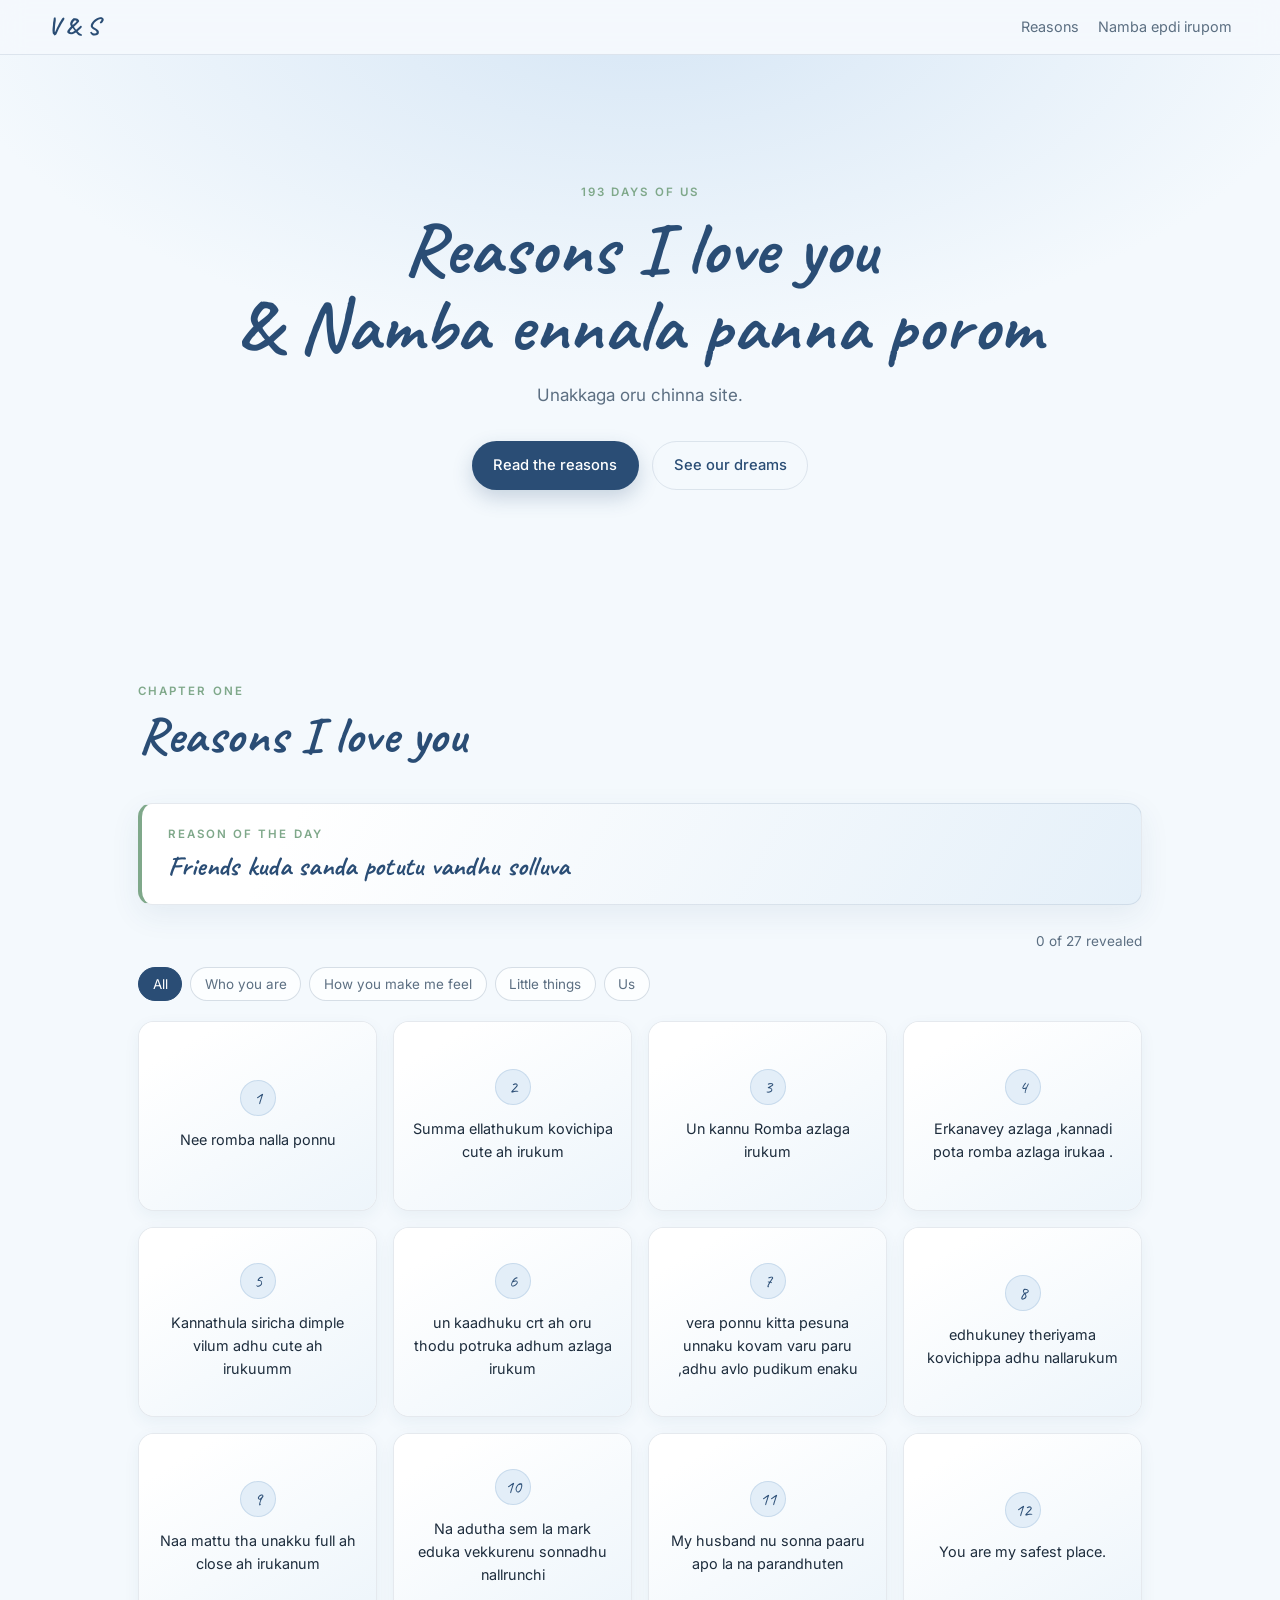
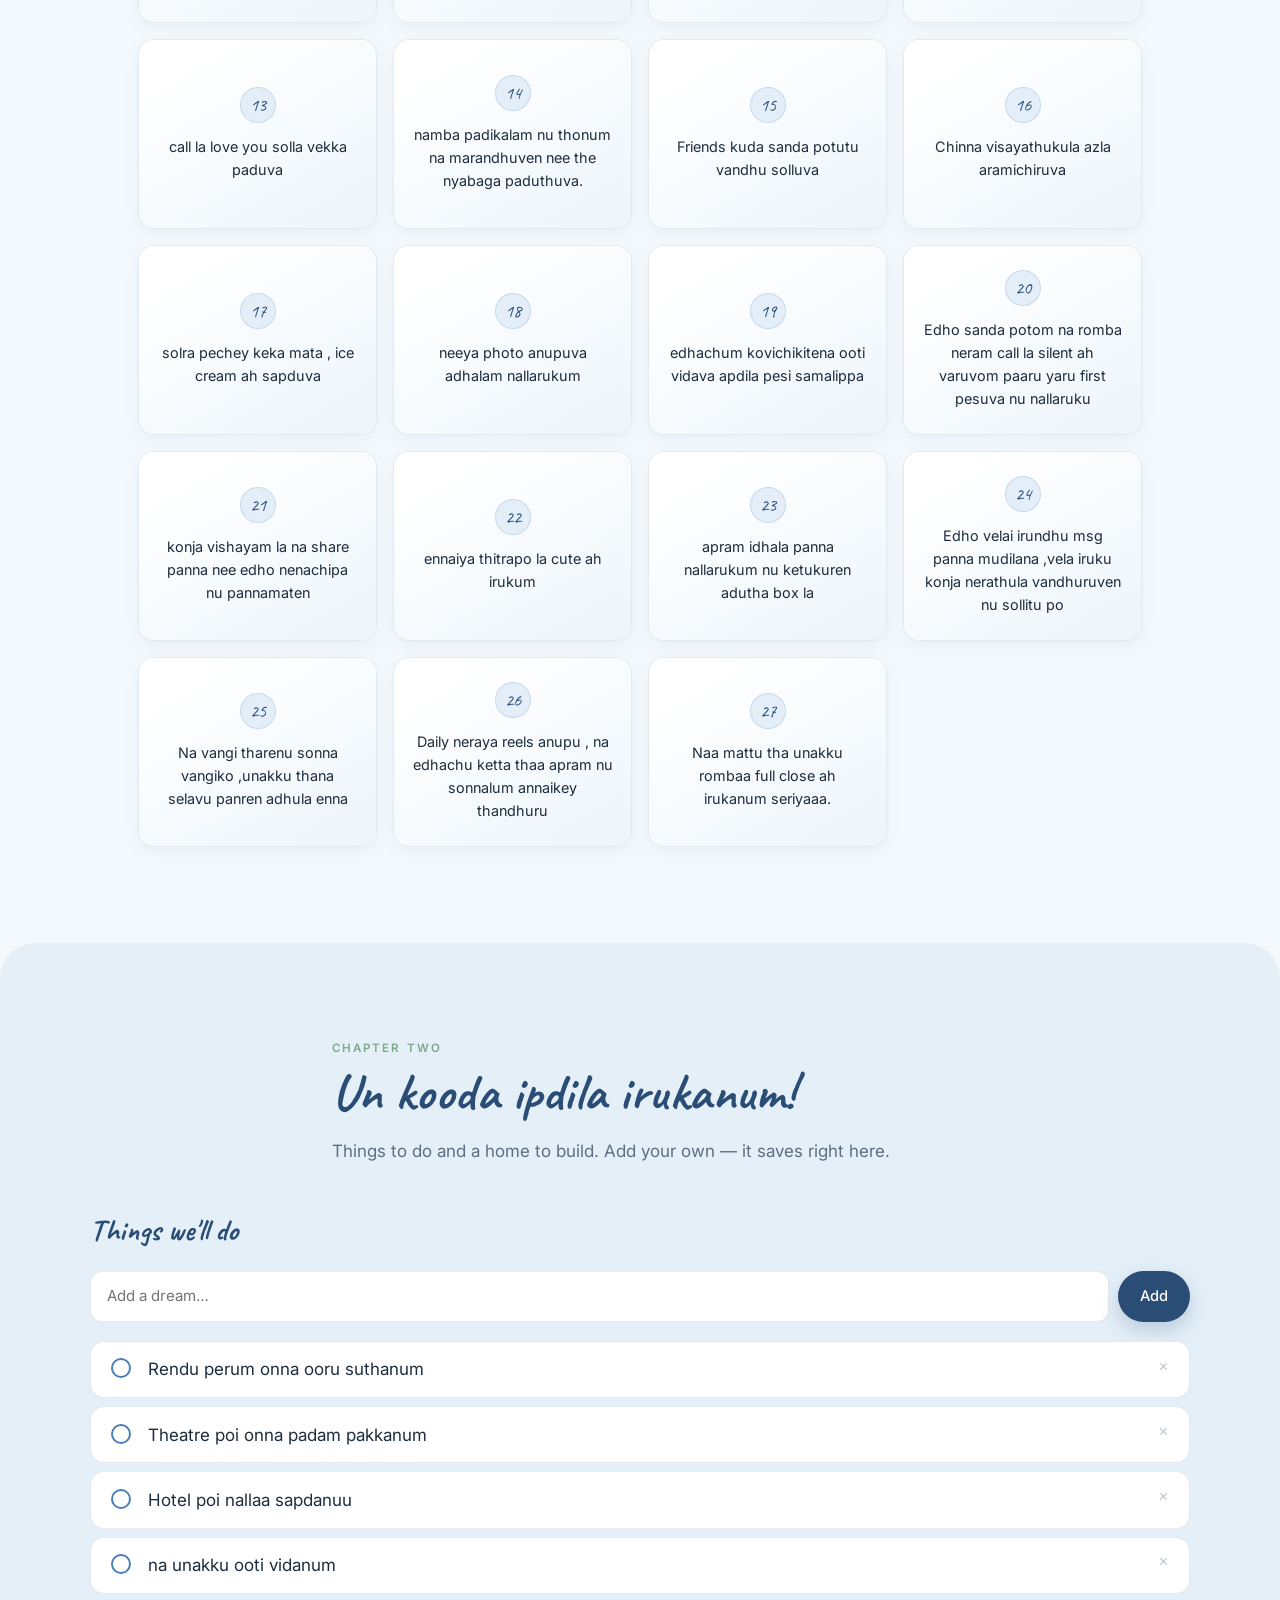
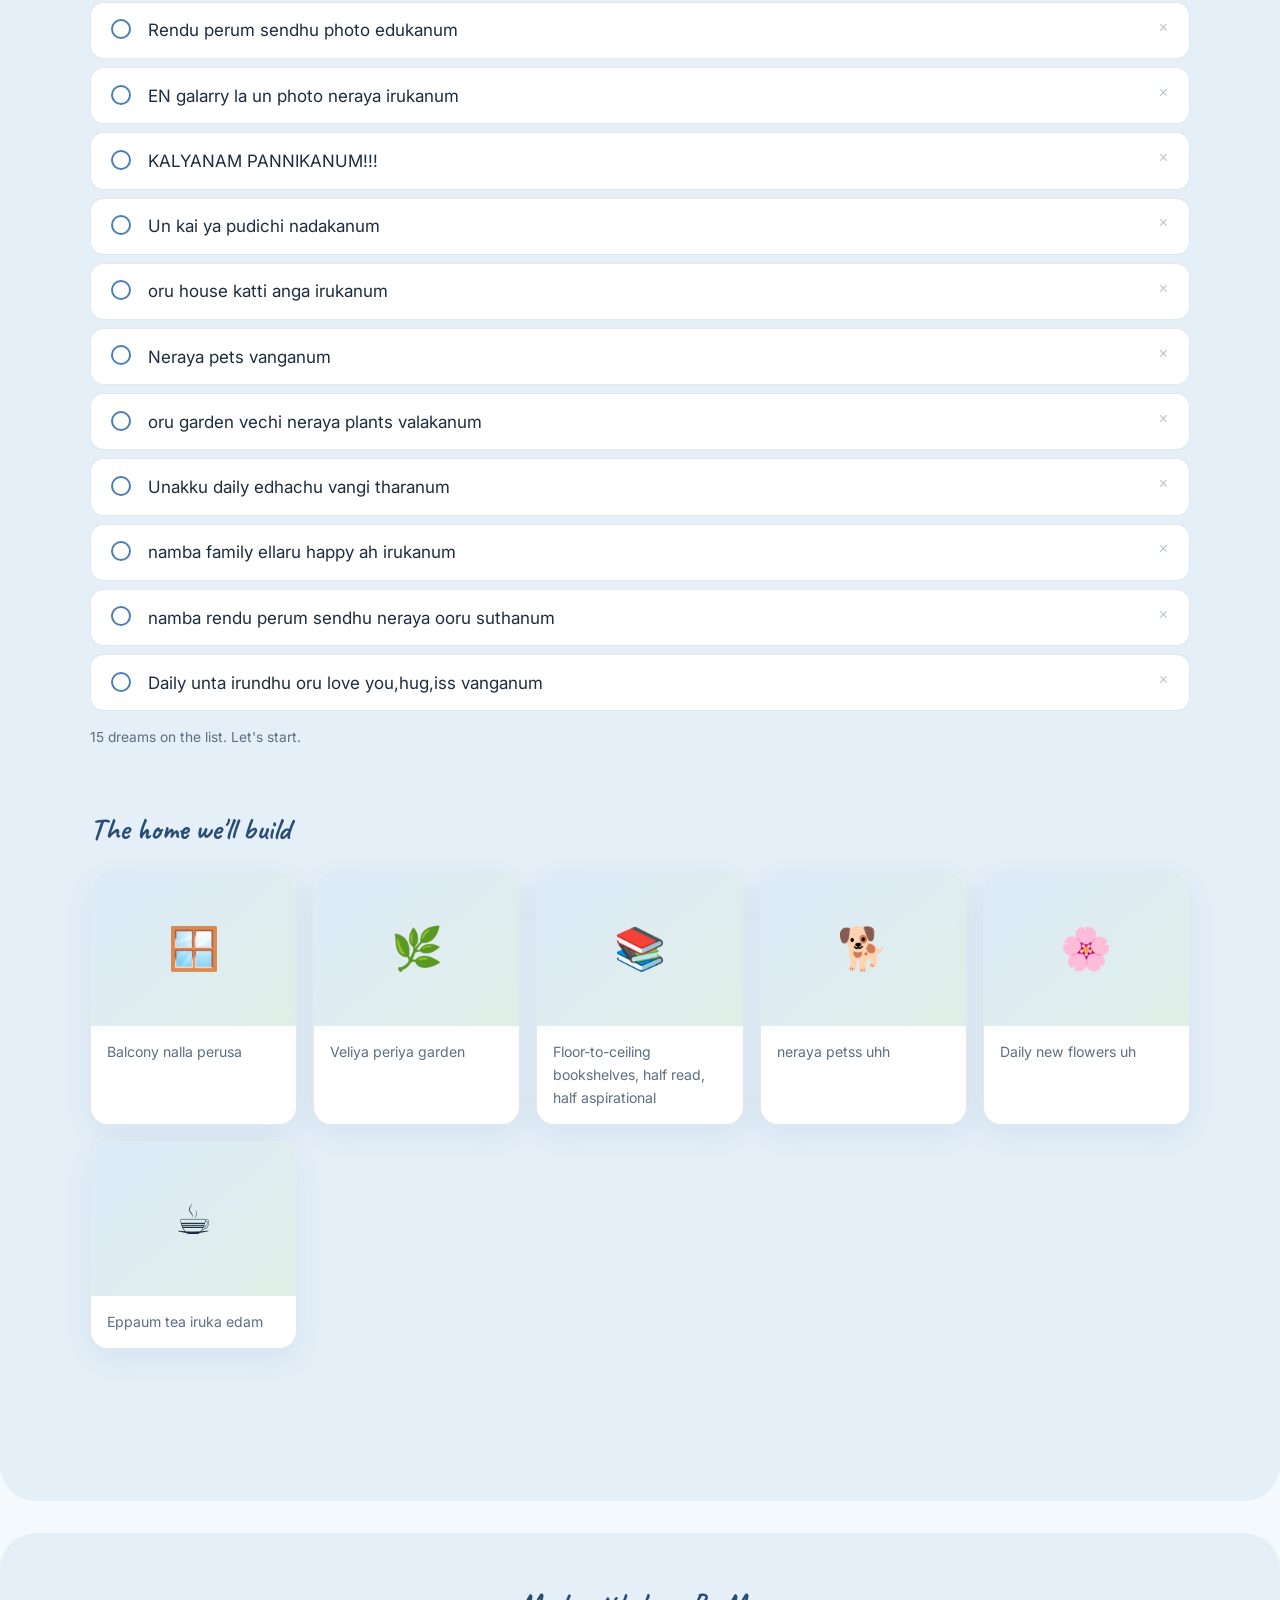
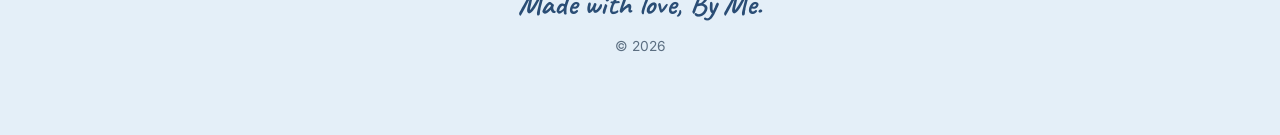
<file: index.html>
<!DOCTYPE html>
<html lang="en">
<head>
<meta charset="utf-8">
<meta name="viewport" content="width=device-width, initial-scale=1">
<meta name="robots" content="noindex, nofollow">
<title>Reasons &amp; Dreams</title>

<link rel="preconnect" href="https://fonts.googleapis.com">
<link rel="preconnect" href="https://fonts.gstatic.com" crossorigin>
<link href="https://fonts.googleapis.com/css2?family=Caveat:wght@600;700&family=Inter:wght@300;400;500;600&display=swap" rel="stylesheet">
<link rel="stylesheet" href="style.css">
</head>
<body>

<div id="site" class="site">

  <nav class="nav">
    <span class="nav-brand display">V &amp; S</span>
    <div class="nav-links">
      <a href="#reasons">Reasons</a>
      <a href="#dreams">Namba epdi irupom</a>
    </div>
  </nav>

  <!-- HERO -->
  <header class="hero">
    <div class="hearts" id="hearts" aria-hidden="true"></div>
    <p class="eyebrow" id="days-together"></p>
    <h1 class="display hero-title">Reasons I love you<br>&amp; Namba ennala panna porom</h1>
    <p class="hero-sub">Unakkaga oru chinna site.</p>
    <div class="hero-actions">
      <a class="btn btn-primary" href="#reasons">Read the reasons</a>
      <a class="btn btn-ghost" href="#dreams">See our dreams</a>
    </div>
  </header>

  <!-- REASONS -->
  <section id="reasons" class="section">
    <div class="section-head reveal">
      <p class="eyebrow">Chapter one</p>
      <h2 class="display">Reasons I love you</h2>
      <p class="muted"></p>
    </div>

    <div class="reason-feature reveal">
      <p class="eyebrow" id="rot-label">Reason of the day</p>
      <p class="reason-feature-text display" id="rot-text">…</p>
    </div>

    <div class="reason-controls reveal">
     
      <span class="counter muted" id="reason-counter"></span>
    </div>

    <div class="chips reveal" id="reason-filters"></div>

    <div class="reason-grid" id="reason-grid"></div>
  </section>

  <!-- DREAMS -->
  <section id="dreams" class="section section-alt">
    <div class="section-head reveal">
      <p class="eyebrow">Chapter two</p>
      <h2 class="display">Un kooda ipdila irukanum!</h2>
      <p class="muted">Things to do and a home to build. Add your own — it saves right here.</p>
    </div>

    <div class="block reveal">
      <h3 class="block-title">Things we'll do</h3>
      <form class="add-form" id="bucket-form">
        <input id="bucket-input" type="text" placeholder="Add a dream…"
               maxlength="120" autocomplete="off">
        <button class="btn btn-primary" type="submit">Add</button>
      </form>
      <ul class="bucket-list" id="bucket-list"></ul>
      <p class="muted small" id="bucket-progress"></p>
    </div>

    <div class="block reveal">
      <h3 class="block-title">The home we'll build</h3>
      <div class="board" id="home-board"></div>
    </div>
  </section>

  <footer class="footer">
    <p class="display footer-line">Made with love, By Me.</p>
    <p class="muted small">&copy; <span id="year"></span></p>
  </footer>
</div>

<script src="script.js"></script>
</body>
</html>
</file>
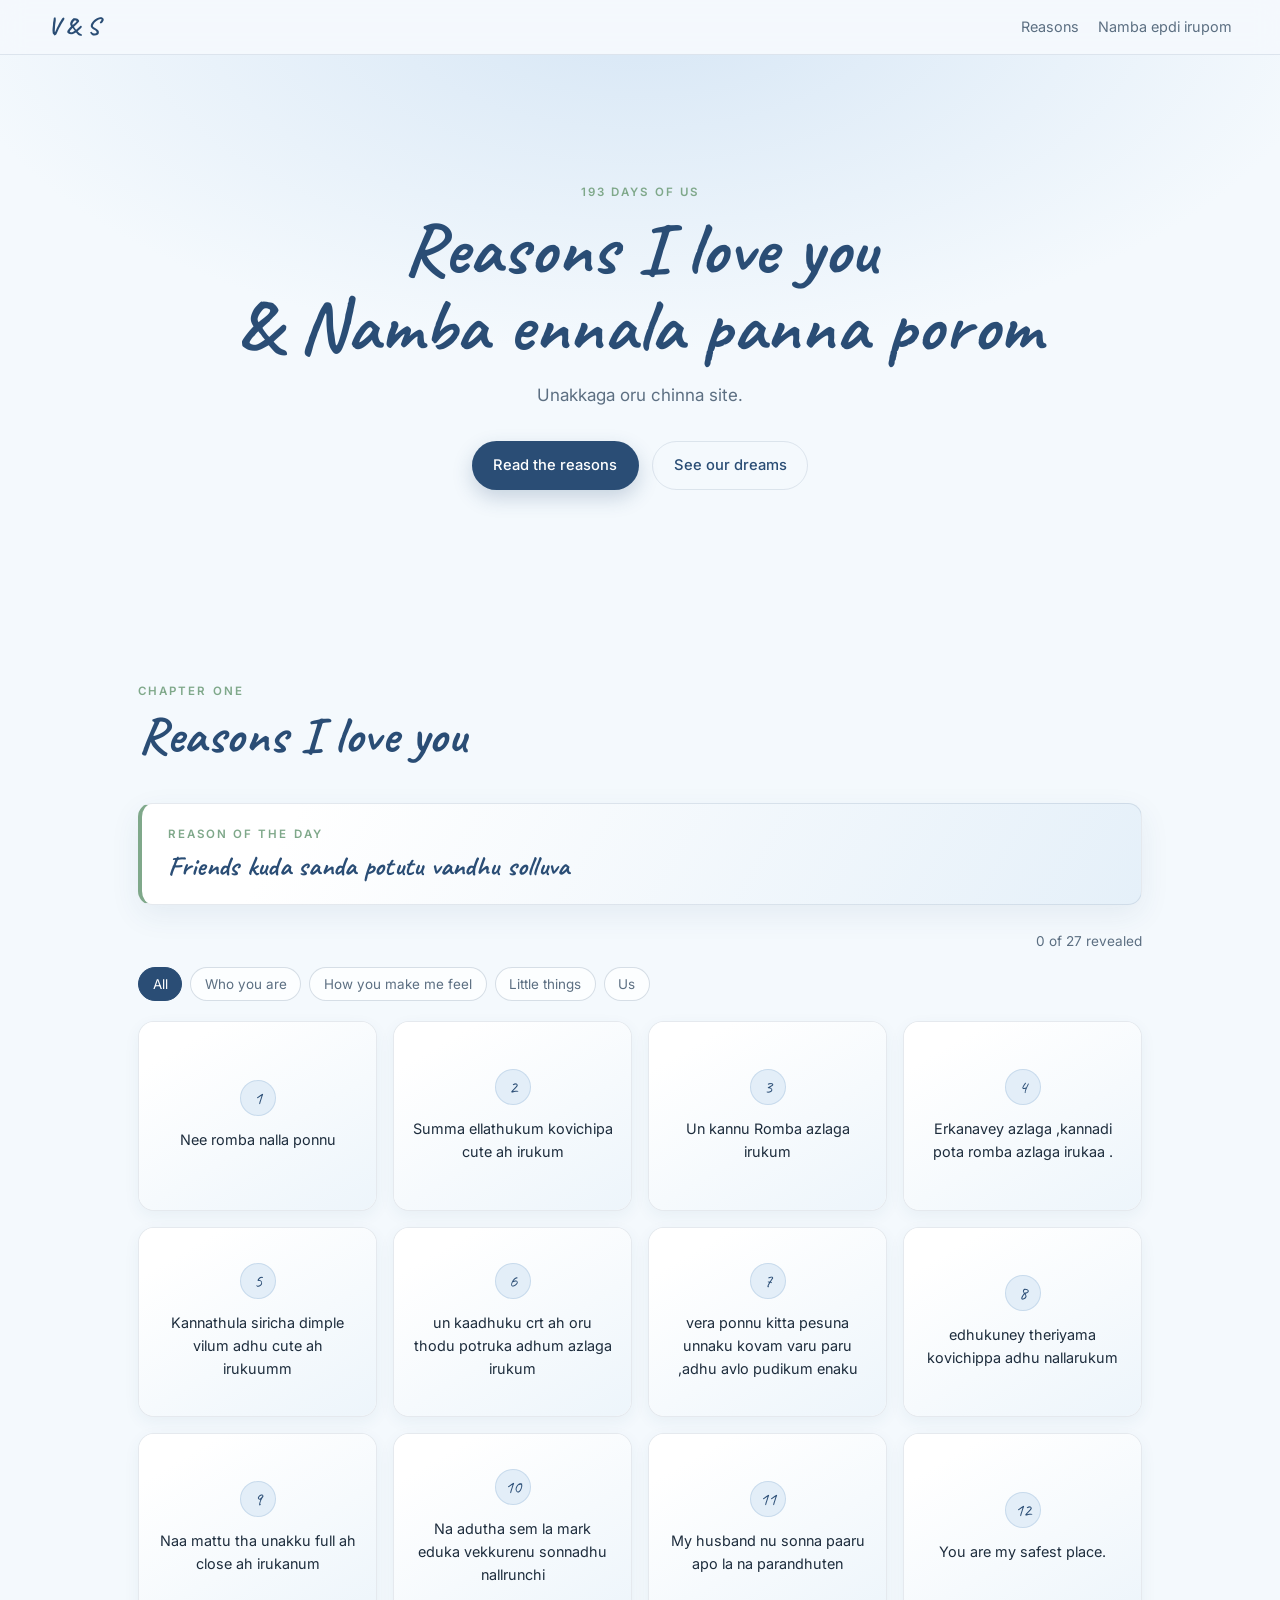
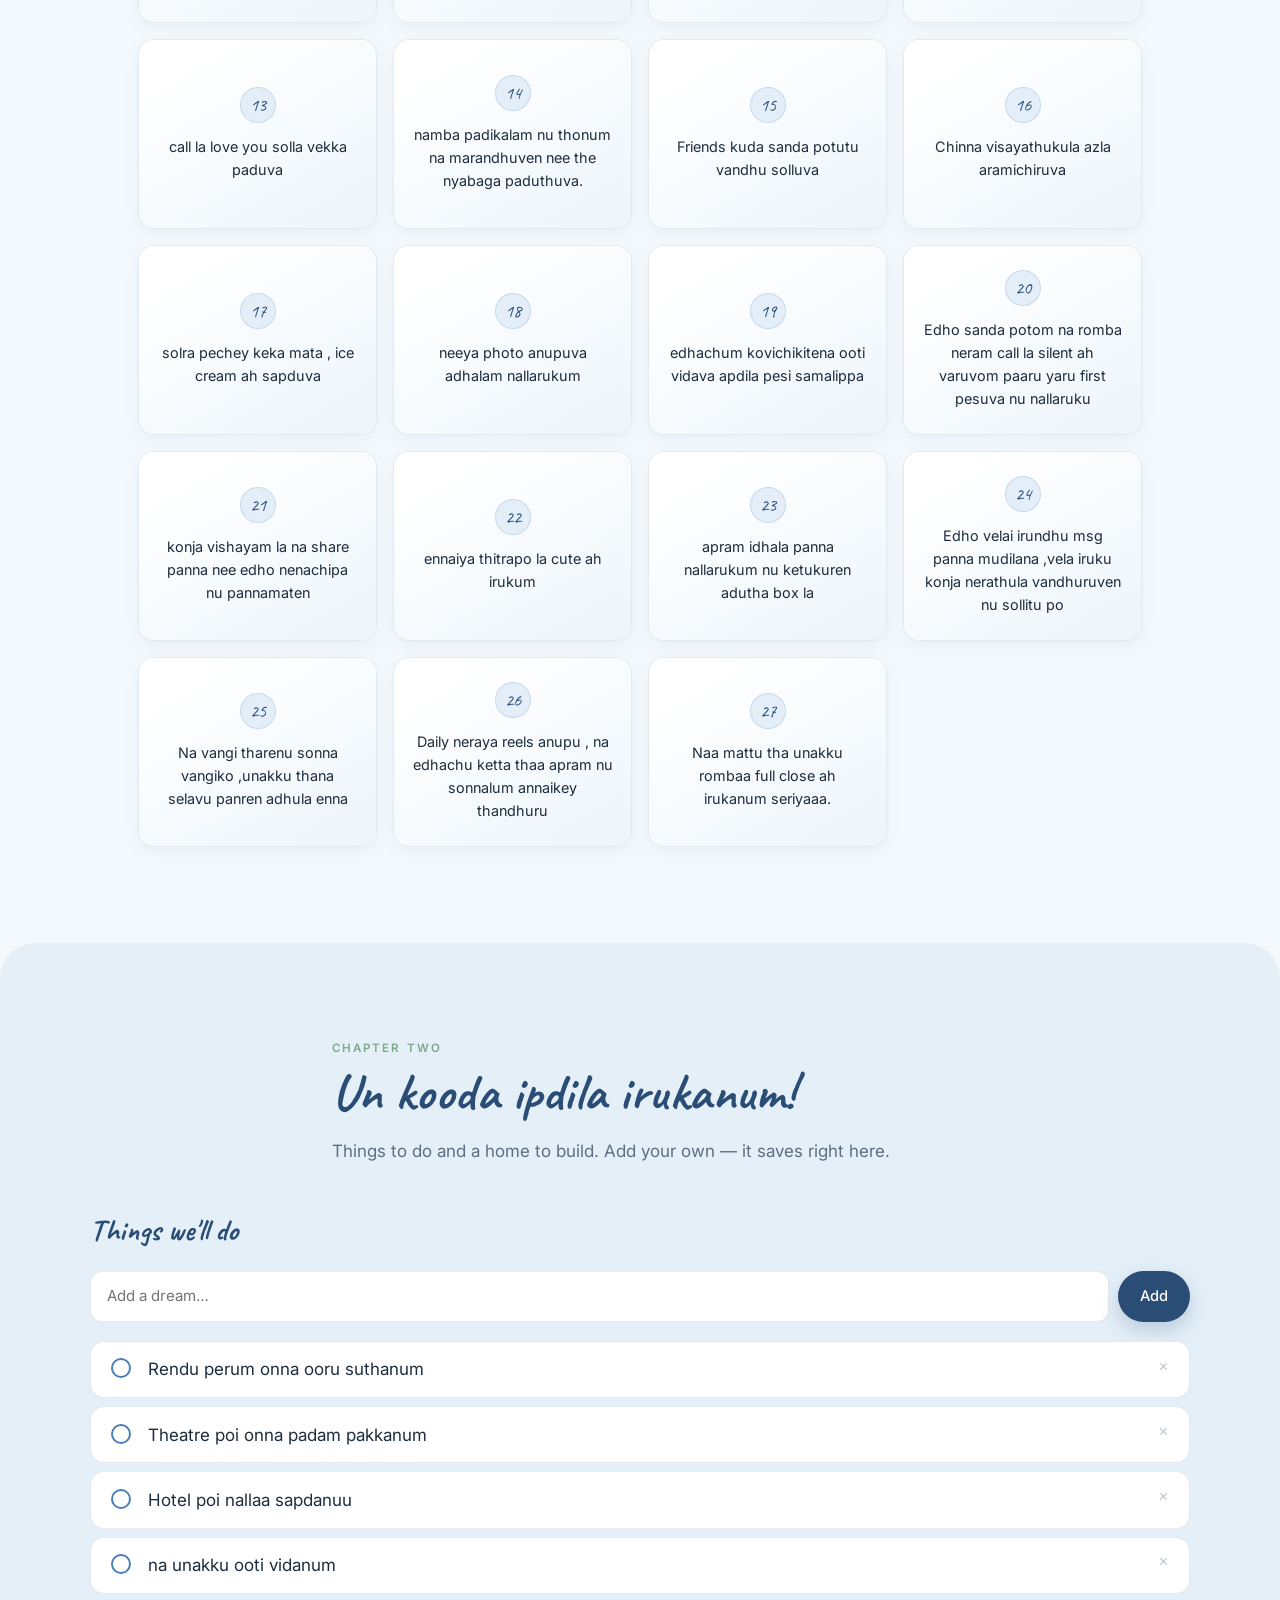
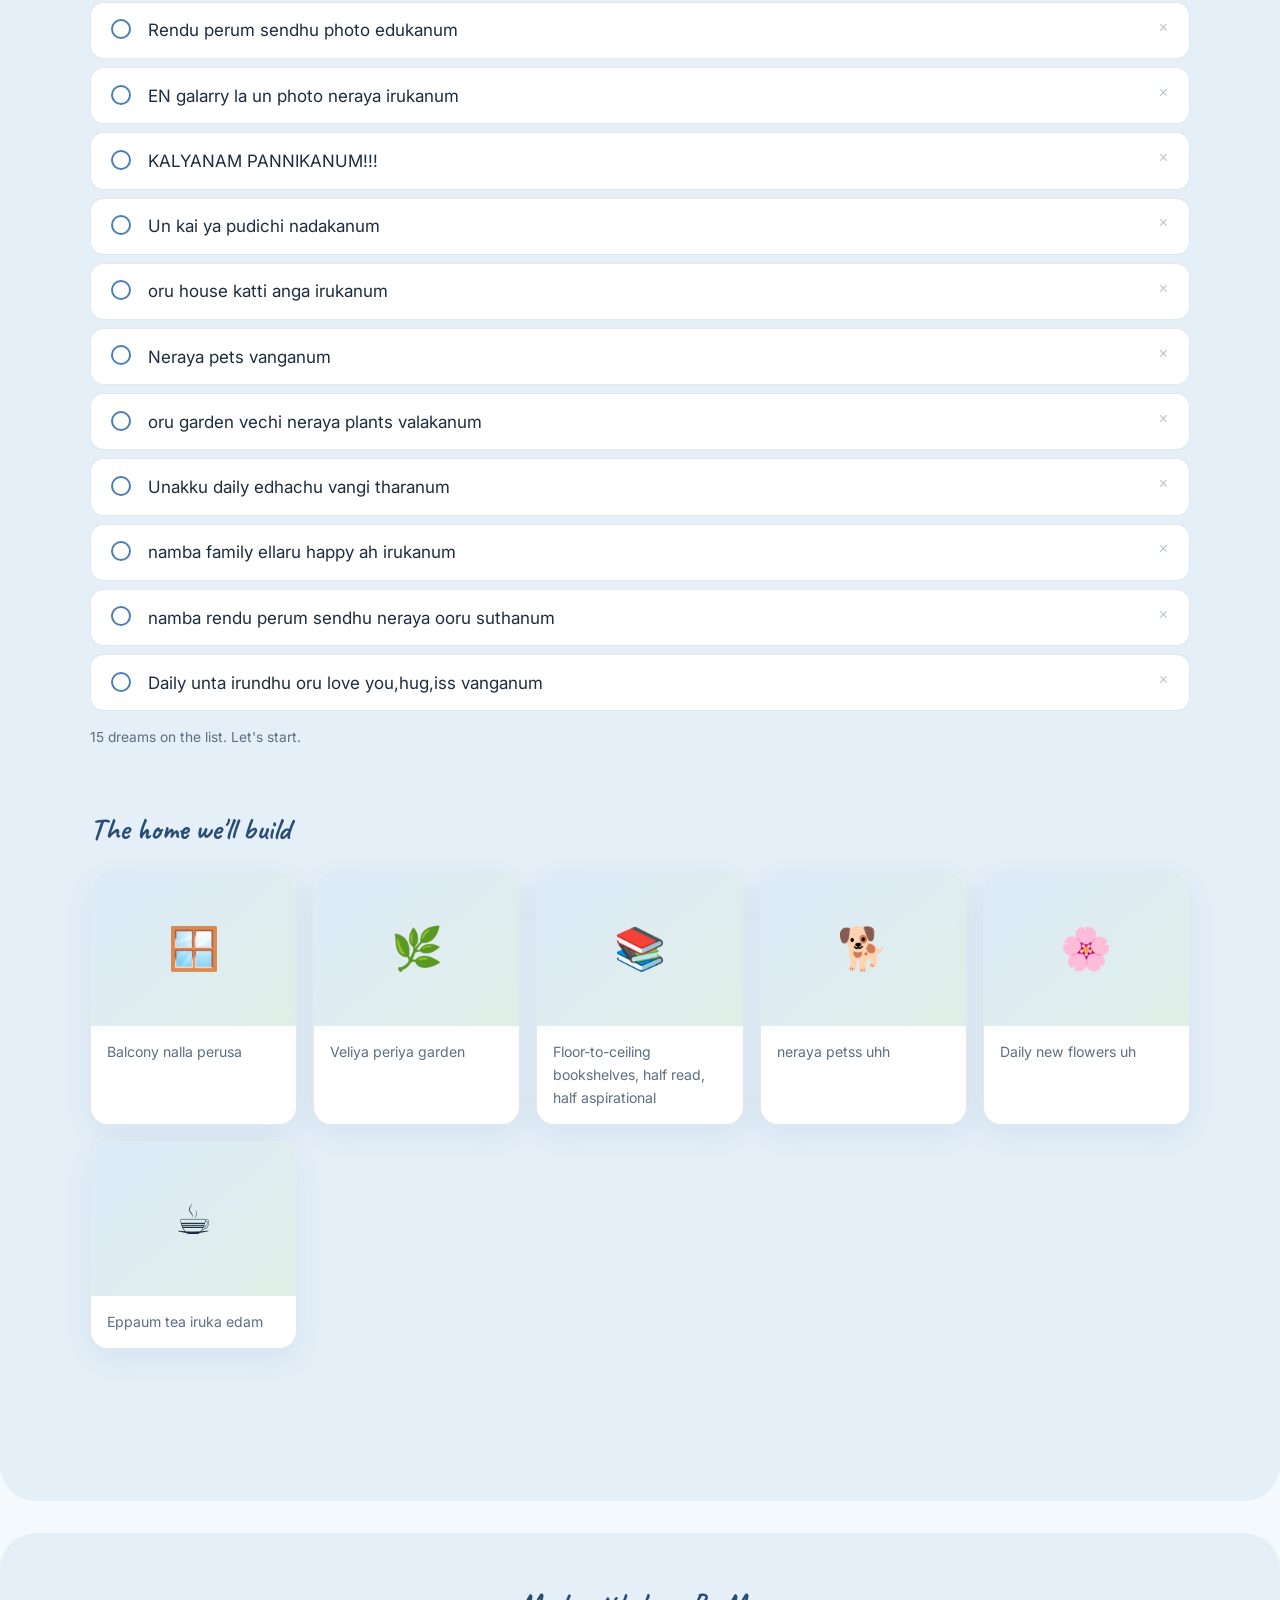
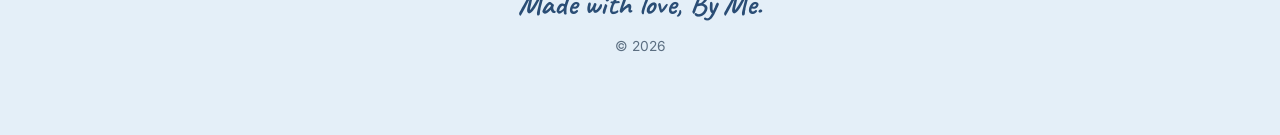
<file: summa.html>
<!DOCTYPE html>
<html lang="en">
<head>
<meta charset="utf-8">
<meta name="viewport" content="width=device-width, initial-scale=1">
<meta name="robots" content="noindex, nofollow">
<title>Reasons &amp; Dreams</title>

<link rel="preconnect" href="https://fonts.googleapis.com">
<link rel="preconnect" href="https://fonts.gstatic.com" crossorigin>
<link href="https://fonts.googleapis.com/css2?family=Caveat:wght@600;700&family=Inter:wght@300;400;500;600&display=swap" rel="stylesheet">
<link rel="stylesheet" href="style.css">
</head>
<body>

<div id="site" class="site">

  <nav class="nav">
    <span class="nav-brand display">V &amp; S</span>
    <div class="nav-links">
      <a href="#reasons">Reasons</a>
      <a href="#dreams">Namba epdi irupom</a>
    </div>
  </nav>

  <!-- HERO -->
  <header class="hero">
    <div class="hearts" id="hearts" aria-hidden="true"></div>
    <p class="eyebrow" id="days-together"></p>
    <h1 class="display hero-title">Reasons I love you<br>&amp; Namba ennala panna porom</h1>
    <p class="hero-sub">Unakkaga oru chinna site.</p>
    <div class="hero-actions">
      <a class="btn btn-primary" href="#reasons">Read the reasons</a>
      <a class="btn btn-ghost" href="#dreams">See our dreams</a>
    </div>
  </header>

  <!-- REASONS -->
  <section id="reasons" class="section">
    <div class="section-head reveal">
      <p class="eyebrow">Chapter one</p>
      <h2 class="display">Reasons I love you</h2>
      <p class="muted"></p>
    </div>

    <div class="reason-feature reveal">
      <p class="eyebrow" id="rot-label">Reason of the day</p>
      <p class="reason-feature-text display" id="rot-text">…</p>
    </div>

    <div class="reason-controls reveal">
     
      <span class="counter muted" id="reason-counter"></span>
    </div>

    <div class="chips reveal" id="reason-filters"></div>

    <div class="reason-grid" id="reason-grid"></div>
  </section>

  <!-- DREAMS -->
  <section id="dreams" class="section section-alt">
    <div class="section-head reveal">
      <p class="eyebrow">Chapter two</p>
      <h2 class="display">Un kooda ipdila irukanum!</h2>
      <p class="muted">Things to do and a home to build. Add your own — it saves right here.</p>
    </div>

    <div class="block reveal">
      <h3 class="block-title">Things we'll do</h3>
      <form class="add-form" id="bucket-form">
        <input id="bucket-input" type="text" placeholder="Add a dream…"
               maxlength="120" autocomplete="off">
        <button class="btn btn-primary" type="submit">Add</button>
      </form>
      <ul class="bucket-list" id="bucket-list"></ul>
      <p class="muted small" id="bucket-progress"></p>
    </div>

    <div class="block reveal">
      <h3 class="block-title">The home we'll build</h3>
      <div class="board" id="home-board"></div>
    </div>
  </section>

  <footer class="footer">
    <p class="display footer-line">Made with love, By Me.</p>
    <p class="muted small">&copy; <span id="year"></span></p>
  </footer>
</div>

<script src="script.js"></script>
</body>
</html>
</file>
<file: style.css>
/* ============================================================
   TOKENS  — soft blue + botanical palette
   ============================================================ */
:root{
  --bg:#f4f9fd;
  --bg-alt:#e4eff8;
  --ink:#1e2d3d;
  --ink-soft:#5c6f82;
  --blue:#4a7fb5;
  --blue-deep:#2a4d75;
  --blue-soft:#a8c5e0;
  --sage:#7fa88a;
  --blossom:#d88ba8;
  --gold:#c9a227;
  --card:#ffffff;
  --line:rgba(42,77,117,.12);
  --radius:18px;
  --shadow:0 10px 30px rgba(42,77,117,.08);
  --font-body:'Inter',system-ui,-apple-system,sans-serif;
  --font-display:'Caveat',cursive;
}

*,*::before,*::after{ box-sizing:border-box; }
html{ scroll-behavior:smooth; }

body{
  margin:0;
  background:var(--bg);
  color:var(--ink);
  font-family:var(--font-body);
  font-size:17px;
  line-height:1.65;
  -webkit-font-smoothing:antialiased;
}

img{ max-width:100%; display:block; }
a{ color:var(--blue-deep); }

.display{ font-family:var(--font-display); font-weight:700; line-height:1.05; letter-spacing:.01em; }
.muted{ color:var(--ink-soft); }
.small{ font-size:.86rem; }

.eyebrow{
  font-size:.72rem;
  letter-spacing:.18em;
  text-transform:uppercase;
  font-weight:600;
  color:var(--sage);
  margin:0 0 .5rem;
}

/* ============================================================
   BUTTONS
   ============================================================ */
.btn{
  display:inline-block;
  font:inherit;
  font-size:.92rem;
  font-weight:500;
  padding:.72rem 1.3rem;
  border-radius:999px;
  border:1px solid transparent;
  cursor:pointer;
  text-decoration:none;
  transition:transform .18s ease, box-shadow .18s ease, background .18s ease;
}
.btn:hover{ transform:translateY(-2px); }

.btn-primary{
  background:var(--blue-deep);
  color:#fff;
  box-shadow:0 8px 20px rgba(42,77,117,.22);
}
.btn-primary:hover{ background:#1e3a5c; }

.btn-ghost{
  background:transparent;
  color:var(--blue-deep);
  border-color:var(--line);
}
.btn-ghost:hover{ background:#fff; }

.link-btn{
  background:none;
  border:0;
  font:inherit;
  font-size:.9rem;
  color:var(--ink-soft);
  cursor:pointer;
  padding:0;
}
.link-btn:hover{ color:var(--blue-deep); }

/* ============================================================
   NAV
   ============================================================ */
.nav{
  position:sticky;
  top:0;
  z-index:50;
  display:flex;
  align-items:center;
  justify-content:space-between;
  padding:.9rem clamp(1.1rem,4vw,3rem);
  background:rgba(244,249,253,.86);
  backdrop-filter:blur(12px);
  border-bottom:1px solid var(--line);
}
.nav-brand{ font-size:1.5rem; color:var(--blue-deep); }
.nav-links{ display:flex; align-items:center; gap:1.2rem; font-size:.9rem; }
.nav-links a{ text-decoration:none; color:var(--ink-soft); transition:color .2s; }
.nav-links a:hover{ color:var(--blue-deep); }

/* ============================================================
   HERO
   ============================================================ */
.hero{
  position:relative;
  overflow:hidden;
  text-align:center;
  padding:clamp(4rem,12vw,8rem) 1.5rem clamp(3.5rem,9vw,6rem);
  background:radial-gradient(1000px 500px at 50% -10%,#d6e6f5 0%,transparent 70%);
}

.hero-title{
  font-size:clamp(2.6rem,8vw,4.6rem);
  margin:.4rem 0 1rem;
  color:var(--blue-deep);
}

.hero-sub{
  max-width:34ch;
  margin:0 auto 2rem;
  color:var(--ink-soft);
}

.hero-actions{
  display:flex;
  gap:.8rem;
  justify-content:center;
  flex-wrap:wrap;
}

.hearts{
  position:absolute;
  inset:0;
  pointer-events:none;
  overflow:hidden;
}

.heart{
  position:absolute;
  bottom:-40px;
  opacity:0;
  animation:floatUp linear infinite;
}

@keyframes floatUp{
  0%{ opacity:0; transform:translateY(0) rotate(0); }
  12%{ opacity:.6; }
  85%{ opacity:.35; }
  100%{ opacity:0; transform:translateY(-105vh) rotate(28deg); }
}

/* ============================================================
   SECTIONS
   ============================================================ */
.section{
  padding:clamp(3rem,8vw,6rem) clamp(1.1rem,4vw,3rem);
  max-width:1100px;
  margin:0 auto;
}

.section-alt{
  background:var(--bg-alt);
  max-width:none;
  border-radius:36px;
}
.section-alt > *{
  max-width:1100px;
  margin-left:auto;
  margin-right:auto;
}

.section-head{ max-width:56ch; margin-bottom:2.5rem; }
.section-head h2{
  font-size:clamp(2.1rem,5.5vw,3.2rem);
  margin:.2rem 0 .6rem;
  color:var(--blue-deep);
}

.block{ margin-bottom:3.5rem; }

.block-title{
  font-family:var(--font-display);
  font-size:1.9rem;
  color:var(--blue-deep);
  margin:0 0 1rem;
}

/* ============================================================
   REASONS
   ============================================================ */
.reason-feature{
  position:relative;
  margin:0 0 1.5rem;
  padding:1.35rem 1.6rem 1.45rem;
  overflow:hidden;
  background:linear-gradient(120deg,#fff 15%,#e5f0f9 100%);
  border:1px solid var(--line);
  border-left:4px solid var(--sage);
  border-radius:14px;
  box-shadow:var(--shadow);
}
.reason-feature-text{
  margin:.3rem 0 0;
  color:var(--blue-deep);
  font-size:1.7rem;
}

.reason-controls{
  display:flex;
  align-items:center;
  min-height:1.5rem;
  margin:0 0 .9rem;
}
.counter{ margin-left:auto; font-size:.85rem; }

.chips{
  display:flex;
  flex-wrap:wrap;
  gap:.5rem;
  margin-bottom:1.25rem;
}
.chip{
  appearance:none;
  padding:.42rem .85rem;
  border:1px solid rgba(42,77,117,.18);
  border-radius:999px;
  background:rgba(255,255,255,.72);
  color:var(--ink-soft);
  font:inherit;
  font-size:.84rem;
  line-height:1.35;
  cursor:pointer;
  transition:background .2s ease,color .2s ease,border-color .2s ease,transform .2s ease;
}
.chip:hover{ transform:translateY(-1px); border-color:var(--blue); color:var(--blue-deep); }
.chip.active{ background:var(--blue-deep); border-color:var(--blue-deep); color:#fff; }
.chip:focus-visible,.reason-card:focus-visible{
  outline:3px solid var(--sage);
  outline-offset:3px;
}

.reason-grid{
  display:grid;
  grid-template-columns:repeat(auto-fit,minmax(min(100%,220px),1fr));
  align-items:stretch;
  gap:16px;
}
.reason-card{
  appearance:none;
  display:flex;
  width:100%;
  min-height:190px;
  padding:0;
  overflow:hidden;
  border:1px solid rgba(42,77,117,.12);
  background:#fff;
  color:var(--ink);
  font:inherit;
  text-align:inherit;
  cursor:default;
  border-radius:16px;
  box-shadow:0 5px 16px rgba(42,77,117,.06);
  transition:transform .22s ease,border-color .22s ease,box-shadow .22s ease;
}
.reason-card:hover{
  transform:translateY(-4px);
  border-color:rgba(74,127,181,.4);
  box-shadow:0 14px 28px rgba(42,77,117,.12);
}

.reason-front{
  flex:1;
  background:linear-gradient(150deg,#fff 15%,#edf5fb 100%);
  padding:1.35rem 1.15rem;
  height:100%;
  display:flex;
  flex-direction:column;
  align-items:center;
  justify-content:center;
  gap:.75rem;
  text-align:center;
  font-size:.9rem;
  line-height:1.6;
  color:var(--ink);
}

.reason-num{
  display:grid;
  flex:none;
  width:2.25rem;
  height:2.25rem;
  place-items:center;
  margin:0;
  border:1px solid rgba(74,127,181,.18);
  border-radius:50%;
  background:#e3eef8;
  font-family:var(--font-display);
  font-size:1.15rem;
  line-height:1;
  color:var(--blue-deep);
}

.reason-card.hidden{ display:none; }

/* ============================================================
   BUCKET LIST
   ============================================================ */
.add-form{
  display:flex;
  gap:.6rem;
  margin-bottom:1.2rem;
  flex-wrap:wrap;
}

.add-form input{
  flex:1 1 220px;
  font:inherit;
  font-size:.94rem;
  padding:.75rem 1rem;
  border-radius:12px;
  border:1px solid var(--line);
  background:#fff;
  outline:none;
  transition:border-color .2s, box-shadow .2s;
}
.add-form input:focus{
  border-color:var(--blue);
  box-shadow:0 0 0 4px rgba(74,127,181,.16);
}

.bucket-list{
  list-style:none;
  margin:0;
  padding:0;
  display:flex;
  flex-direction:column;
  gap:.5rem;
}

.bucket-item{
  display:flex;
  align-items:flex-start;
  gap:.85rem;
  background:var(--card);
  border:1px solid var(--line);
  border-radius:14px;
  padding:.85rem 1rem;
  transition:opacity .25s, transform .18s, border-color .2s;
}
.bucket-item:hover{
  transform:translateX(3px);
  border-color:rgba(74,127,181,.5);
}

.bucket-item input{
  appearance:none;
  -webkit-appearance:none;
  width:20px;
  height:20px;
  flex:none;
  margin-top:.18rem;
  border:2px solid var(--blue);
  border-radius:50%;
  cursor:pointer;
  position:relative;
  transition:background .2s;
}
.bucket-item input:checked{ background:var(--blue); }
.bucket-item input:checked::after{
  content:'✓';
  position:absolute;
  inset:0;
  display:grid;
  place-items:center;
  font-size:.72rem;
  color:#fff;
  font-weight:700;
}

.bucket-item label{ cursor:pointer; flex:1; }
.bucket-item.done label{
  text-decoration:line-through;
  color:var(--ink-soft);
  opacity:.65;
}

.bucket-item .del{
  background:none;
  border:0;
  cursor:pointer;
  color:var(--ink-soft);
  font-size:1rem;
  line-height:1;
  padding:.2rem .3rem;
  border-radius:6px;
  opacity:.4;
  transition:opacity .2s, color .2s;
}
.bucket-item .del:hover{ opacity:1; color:#c0392b; }

.bucket-item.custom::before{
  content:'★';
  color:var(--gold);
  font-size:.7rem;
  margin-top:.3rem;
}

#bucket-progress{ margin-top:.9rem; }

/* ============================================================
   HOME BOARD
   ============================================================ */
.board{
  display:grid;
  grid-template-columns:repeat(auto-fill,minmax(200px,1fr));
  gap:16px;
}

.board-card{
  background:var(--card);
  border:1px solid var(--line);
  border-radius:var(--radius);
  overflow:hidden;
  box-shadow:var(--shadow);
  transition:transform .25s ease, box-shadow .25s ease;
}
.board-card:hover{
  transform:translateY(-5px);
  box-shadow:0 16px 36px rgba(42,77,117,.16);
}

.board-media{
  aspect-ratio:4/3;
  display:grid;
  place-items:center;
  font-size:2.6rem;
  background:linear-gradient(140deg,#dceafa,#e0efe6);
}
.board-media img{
  width:100%;
  height:100%;
  object-fit:cover;
}

.board-caption{
  padding:.9rem 1rem;
  font-size:.88rem;
  color:var(--ink-soft);
}

/* ============================================================
   FOOTER
   ============================================================ */
.footer{
  text-align:center;
  padding:3.5rem 1.5rem 4rem;
  background:var(--bg-alt);
  border-radius:36px 36px 0 0;
  margin-top:2rem;
}
.footer-line{
  font-size:1.9rem;
  color:var(--blue-deep);
  margin:0 0 .4rem;
}

/* ============================================================
   SCROLL REVEAL
   ============================================================ */
.reveal{
  opacity:0;
  transform:translateY(24px);
  transition:opacity .7s ease, transform .7s cubic-bezier(.2,.8,.2,1);
}
.reveal.in{
  opacity:1;
  transform:none;
}

/* ============================================================
   REDUCED MOTION
   ============================================================ */
@media (prefers-reduced-motion: reduce){
  *,*::before,*::after{
    animation-duration:.01ms !important;
    animation-iteration-count:1 !important;
    transition-duration:.01ms !important;
  }
  .reveal{ opacity:1; transform:none; }
}

/* ============================================================
   MOBILE
   ============================================================ */
@media (max-width:560px){
  body{ font-size:16px; }

  .reason-grid{
    grid-template-columns:1fr;
    gap:12px;
  }
  .reason-card{ min-height:155px; }
  .reason-feature{ padding:1.1rem 1.2rem; }
  .reason-feature-text{ font-size:1.45rem; }

  .counter{ margin-left:0; width:100%; }
  .section-alt{ border-radius:24px; }
}
</file>
